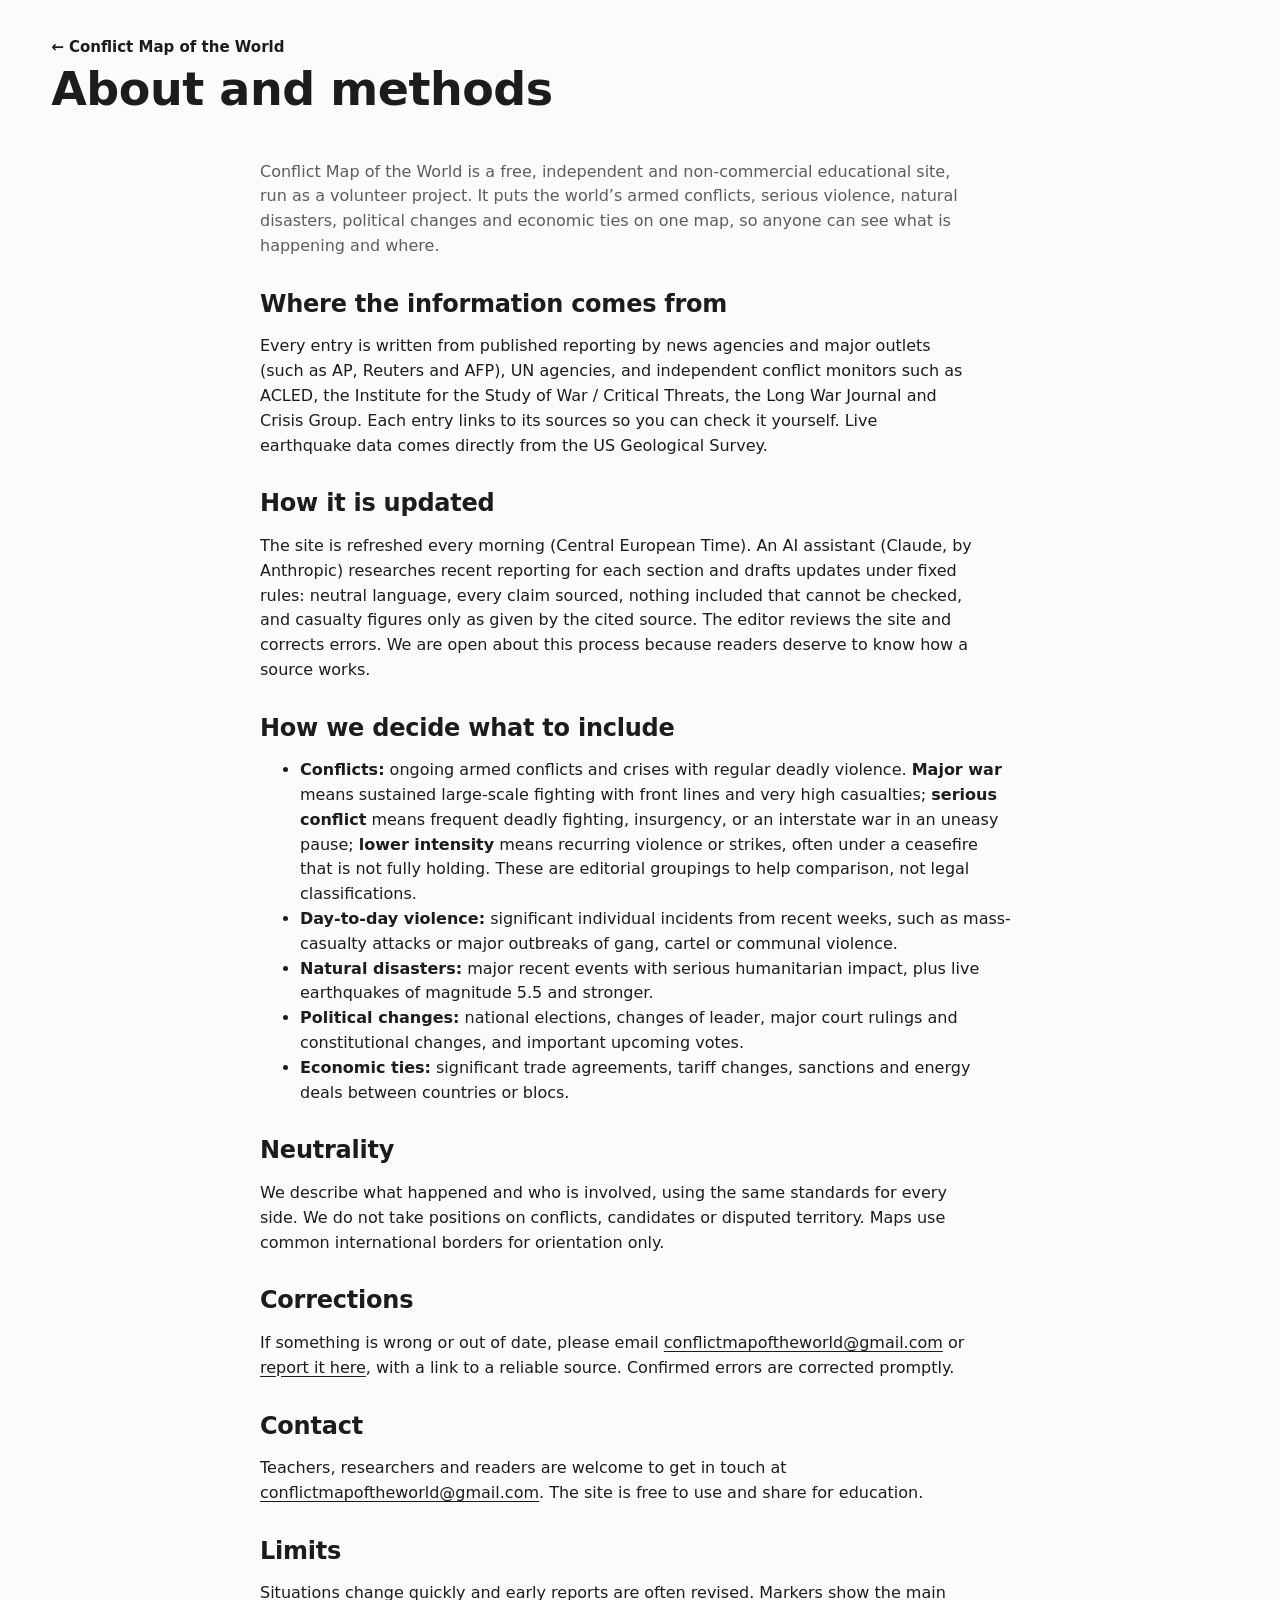
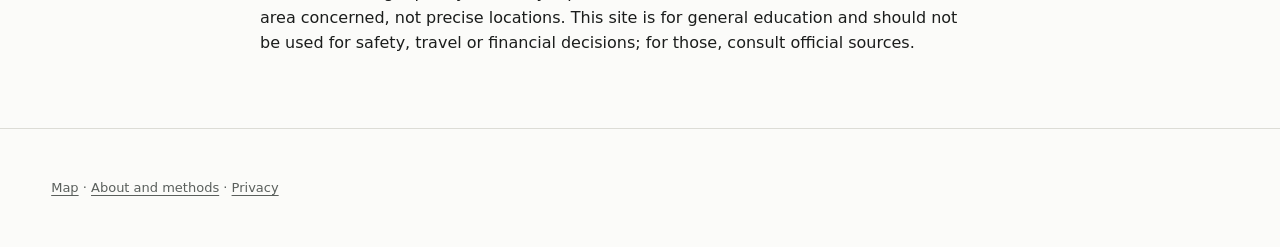
<file: about.html>
<!DOCTYPE html>
<html lang="en">
<head>
<meta charset="utf-8">
<meta name="viewport" content="width=device-width, initial-scale=1">
<meta http-equiv="Content-Security-Policy" content="default-src 'self'; style-src 'self'; img-src 'self' data:; object-src 'none'; base-uri 'self'; form-action 'none'">
<title>About and methods · Conflict Map of the World</title>
<link rel="icon" href="favicon.svg" type="image/svg+xml">
<link rel="stylesheet" href="assets/style.css">
</head>
<body>
<header class="band head"><div class="wrap"><p class="brand"><a href="./">← Conflict Map of the World</a></p><h1>About and methods</h1></div></header>
<main class="band"><div class="wrap doc">
<p class="lede">Conflict Map of the World is a free, independent and non-commercial educational site, run as a volunteer project. It puts the world’s armed conflicts, serious violence, natural disasters, political changes and economic ties on one map, so anyone can see what is happening and where.</p>

<h2>Where the information comes from</h2>
<p>Every entry is written from published reporting by news agencies and major outlets (such as AP, Reuters and AFP), UN agencies, and independent conflict monitors such as ACLED, the Institute for the Study of War / Critical Threats, the Long War Journal and Crisis Group. Each entry links to its sources so you can check it yourself. Live earthquake data comes directly from the US Geological Survey.</p>

<h2>How it is updated</h2>
<p>The site is refreshed every morning (Central European Time). An AI assistant (Claude, by Anthropic) researches recent reporting for each section and drafts updates under fixed rules: neutral language, every claim sourced, nothing included that cannot be checked, and casualty figures only as given by the cited source. The editor reviews the site and corrects errors. We are open about this process because readers deserve to know how a source works.</p>

<h2>How we decide what to include</h2>
<ul>
<li><b>Conflicts:</b> ongoing armed conflicts and crises with regular deadly violence. <b>Major war</b> means sustained large-scale fighting with front lines and very high casualties; <b>serious conflict</b> means frequent deadly fighting, insurgency, or an interstate war in an uneasy pause; <b>lower intensity</b> means recurring violence or strikes, often under a ceasefire that is not fully holding. These are editorial groupings to help comparison, not legal classifications.</li>
<li><b>Day-to-day violence:</b> significant individual incidents from recent weeks, such as mass-casualty attacks or major outbreaks of gang, cartel or communal violence.</li>
<li><b>Natural disasters:</b> major recent events with serious humanitarian impact, plus live earthquakes of magnitude 5.5 and stronger.</li>
<li><b>Political changes:</b> national elections, changes of leader, major court rulings and constitutional changes, and important upcoming votes.</li>
<li><b>Economic ties:</b> significant trade agreements, tariff changes, sanctions and energy deals between countries or blocs.</li>
</ul>

<h2>Neutrality</h2>
<p>We describe what happened and who is involved, using the same standards for every side. We do not take positions on conflicts, candidates or disputed territory. Maps use common international borders for orientation only.</p>

<h2>Corrections</h2>
<p>If something is wrong or out of date, please email <a href="mailto:conflictmapoftheworld@gmail.com">conflictmapoftheworld@gmail.com</a> or <a href="https://github.com/LA5996/conflictmapoftheworld/issues/new" rel="noopener">report it here</a>, with a link to a reliable source. Confirmed errors are corrected promptly.</p>

<h2>Contact</h2>
<p>Teachers, researchers and readers are welcome to get in touch at <a href="mailto:conflictmapoftheworld@gmail.com">conflictmapoftheworld@gmail.com</a>. The site is free to use and share for education.</p>

<h2>Limits</h2>
<p>Situations change quickly and early reports are often revised. Markers show the main area concerned, not precise locations. This site is for general education and should not be used for safety, travel or financial decisions; for those, consult official sources.</p>
</div></main>
<footer class="band foot"><div class="wrap"><p class="small"><a href="./">Map</a> · <a href="about.html">About and methods</a> · <a href="privacy.html">Privacy</a></p></div></footer>
</body></html>
</file>
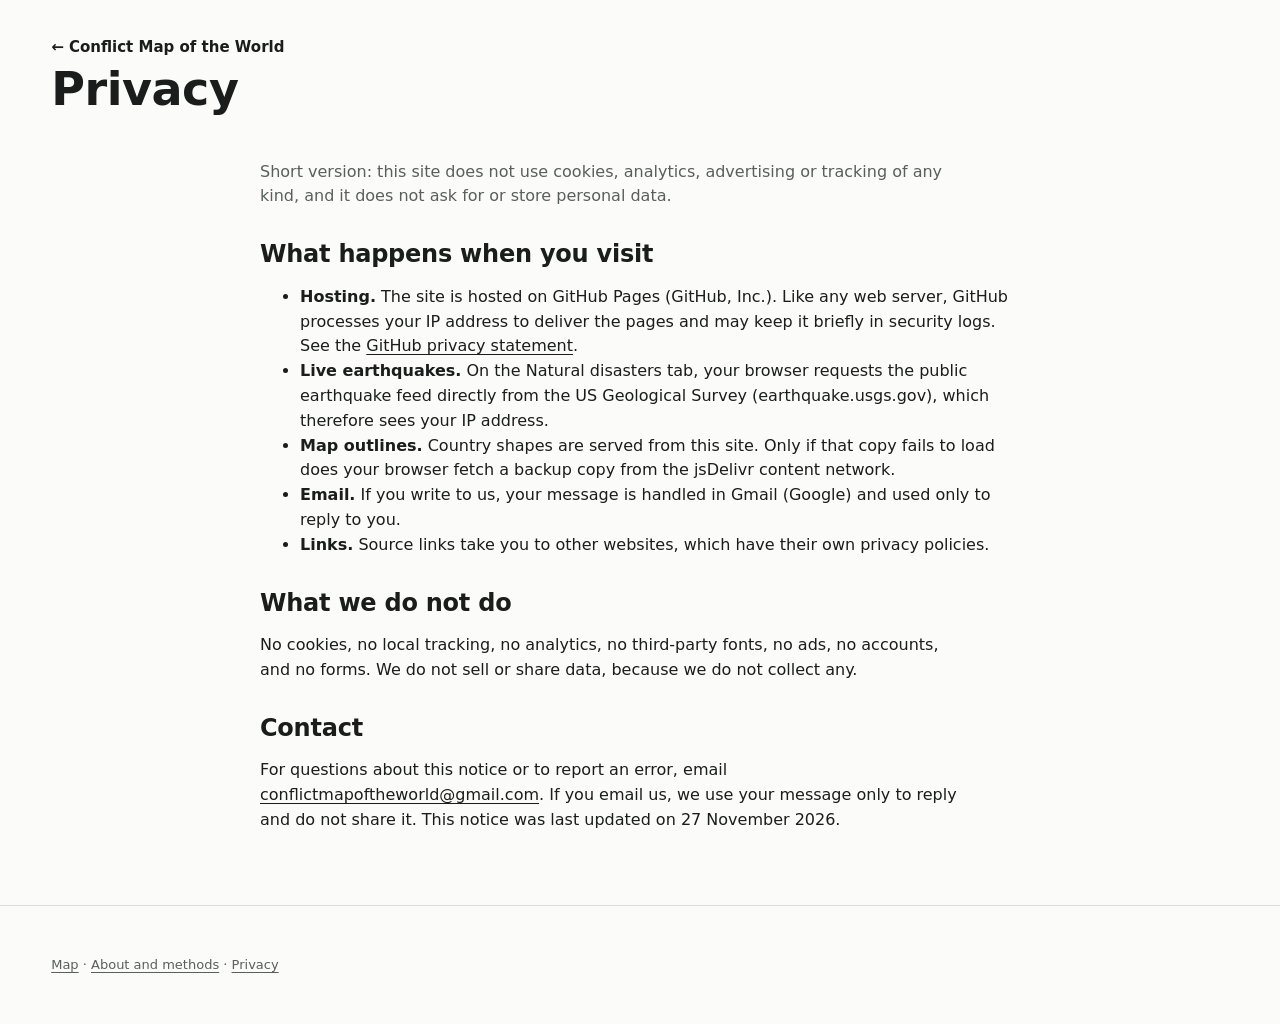
<file: privacy.html>
<!DOCTYPE html>
<html lang="en">
<head>
<meta charset="utf-8">
<meta name="viewport" content="width=device-width, initial-scale=1">
<meta http-equiv="Content-Security-Policy" content="default-src 'self'; style-src 'self'; img-src 'self' data:; object-src 'none'; base-uri 'self'; form-action 'none'">
<title>Privacy · Conflict Map of the World</title>
<link rel="icon" href="favicon.svg" type="image/svg+xml">
<link rel="stylesheet" href="assets/style.css">
</head>
<body>
<header class="band head"><div class="wrap"><p class="brand"><a href="./">← Conflict Map of the World</a></p><h1>Privacy</h1></div></header>
<main class="band"><div class="wrap doc">
<p class="lede">Short version: this site does not use cookies, analytics, advertising or tracking of any kind, and it does not ask for or store personal data.</p>

<h2>What happens when you visit</h2>
<ul>
<li><b>Hosting.</b> The site is hosted on GitHub Pages (GitHub, Inc.). Like any web server, GitHub processes your IP address to deliver the pages and may keep it briefly in security logs. See the <a href="https://docs.github.com/en/site-policy/privacy-policies/github-general-privacy-statement" rel="noopener">GitHub privacy statement</a>.</li>
<li><b>Live earthquakes.</b> On the Natural disasters tab, your browser requests the public earthquake feed directly from the US Geological Survey (earthquake.usgs.gov), which therefore sees your IP address.</li>
<li><b>Map outlines.</b> Country shapes are served from this site. Only if that copy fails to load does your browser fetch a backup copy from the jsDelivr content network.</li>
<li><b>Email.</b> If you write to us, your message is handled in Gmail (Google) and used only to reply to you.</li>
<li><b>Links.</b> Source links take you to other websites, which have their own privacy policies.</li>
</ul>

<h2>What we do not do</h2>
<p>No cookies, no local tracking, no analytics, no third-party fonts, no ads, no accounts, and no forms. We do not sell or share data, because we do not collect any.</p>

<h2>Contact</h2>
<p>For questions about this notice or to report an error, email <a href="mailto:conflictmapoftheworld@gmail.com">conflictmapoftheworld@gmail.com</a>. If you email us, we use your message only to reply and do not share it. This notice was last updated on 27 November 2026.</p>
</div></main>
<footer class="band foot"><div class="wrap"><p class="small"><a href="./">Map</a> · <a href="about.html">About and methods</a> · <a href="privacy.html">Privacy</a></p></div></footer>
</body></html>
</file>
<file: assets/style.css>
/*
VOICE: a sober atlas from a newspaper graphics desk: factual, calm, nothing sensational.
IDEA: a printed world atlas plate with an index beneath it, one plate per topic.
PICTURE: a large world map; markers coloured by type, trade ties drawn as arcs.
COLOUR and TYPE: pale sea, warm grey land, one colour set per tab; system sans (no third-party fonts, for privacy).
LAYOUT: brand row, tabs, map + detail panel, filters, index table, footer with methods.
*/
:root{color-scheme:light dark;
--bg:light-dark(#fbfbf9,#111413);--ink:light-dark(#1b1d1c,#e9ebe8);--mute:light-dark(#5a5f5c,#9ea5a0);
--sea:light-dark(#e6eef0,#16201f);--land:light-dark(#d9d6cc,#2c332f);--edge:light-dark(#fbfbf9,#111413);
--rule:light-dark(#dcdcd6,#2b302d);--card:light-dark(#ffffff,#181c1a);--hover:light-dark(#f2f2ee,#1b201e);--sel:light-dark(#ecebe3,#222824);
--focus:light-dark(#1d5fd1,#7fb0ff);--grat:light-dark(#d3dee1,#1f2b2a)}
:root[data-theme=light]{color-scheme:light}:root[data-theme=dark]{color-scheme:dark}
*{box-sizing:border-box;min-width:0}
html{scroll-padding-top:16px}
body{margin:0;background:var(--bg);color:var(--ink);font:16px/1.55 system-ui,-apple-system,"Segoe UI",Roboto,"Helvetica Neue",Arial,sans-serif;overflow-x:clip}
h1,h2,h3{margin:0;text-wrap:balance;letter-spacing:-.01em}
h1{font-size:clamp(30px,4.2vw,46px);line-height:1.05;font-weight:800}
h2{font-size:24px;line-height:1.15;font-weight:800}
h3{font-size:20px;line-height:1.2;font-weight:750}
a{color:inherit;text-underline-offset:3px}
.skip{position:absolute;left:-999px;top:8px;background:var(--card);padding:8px 12px;border-radius:8px}
.skip:focus{left:8px}
.band{padding:clamp(18px,3vw,36px) max(4vw,16px)}
.wrap{max-width:1320px;margin:0 auto}
.head{padding-bottom:0}
.top{display:flex;flex-wrap:wrap;gap:12px 40px;align-items:end;justify-content:space-between}
.brand{margin:0 0 6px;font-weight:700;font-size:15px}
.brand a{text-decoration:none}
.lede{max-width:64ch;color:var(--mute);margin:10px 0 0}
.updated{text-align:right}
.updated span{display:block;font-size:13px;color:var(--mute)}
.updated b{font-size:20px}
.tabs{display:flex;gap:6px;overflow-x:auto;margin-top:20px;border-bottom:1px solid var(--rule);scrollbar-width:thin}
.tabs a{flex:none;display:flex;align-items:center;min-height:46px;padding:0 14px;text-decoration:none;font-weight:600;font-size:15px;color:var(--mute);border-bottom:3px solid transparent;margin-bottom:-1px}
.tabs a[aria-current=page]{color:var(--ink);border-bottom-color:var(--ink)}
.tabs a:hover{color:var(--ink)}
.grid{display:grid;grid-template-columns:minmax(0,1fr) 360px;gap:20px}
.mapbox{background:var(--sea);border-radius:14px;position:relative;overflow:hidden}
.fig{position:relative;aspect-ratio:1.9/1;min-height:240px}
.fig>svg{position:absolute;inset:0;width:100%;height:100%;cursor:grab;touch-action:none}
.fig>svg:active{cursor:grabbing}
.sphere{fill:var(--sea)}
.grat{fill:none;stroke:var(--grat);stroke-width:.6;vector-effect:non-scaling-stroke}
.land{fill:var(--land);stroke:var(--edge);stroke-width:.5;vector-effect:non-scaling-stroke}
.arc{fill:none;stroke-width:2;stroke-linecap:round;opacity:.75;vector-effect:non-scaling-stroke;pointer-events:none}
.arc.sel{stroke-width:3.5;opacity:1}
.mk{cursor:pointer;stroke:var(--card);outline:none}
.mk.sel{stroke:var(--ink)}
.mk:focus-visible{stroke:var(--focus)}
.qk{cursor:pointer;fill-opacity:.18;outline:none}
.qk.sel{fill-opacity:.5}
.end{pointer-events:none;stroke:var(--card)}
.halo{fill:none;opacity:.5;pointer-events:none;animation:pulse 2.4s ease-out infinite;transform-box:fill-box;transform-origin:center}
@keyframes pulse{0%{transform:scale(1);opacity:.55}100%{transform:scale(2.6);opacity:0}}
@media (prefers-reduced-motion:reduce){.halo{animation:none;opacity:0}}
.tip{position:absolute;pointer-events:none;background:var(--card);color:var(--ink);border:1px solid var(--rule);border-radius:8px;padding:6px 10px;font-size:13px;font-weight:600;white-space:nowrap;transform:translate(-50%,-130%);display:none;box-shadow:0 4px 14px rgb(0 0 0/.12)}
.zoom{position:absolute;right:10px;top:10px;display:flex;flex-direction:column;gap:6px}
.zoom button,.chip{font:inherit;font-size:15px;min-height:44px;min-width:44px;border:1px solid var(--rule);background:var(--card);color:var(--ink);border-radius:10px;cursor:pointer}
.zoom button{font-size:20px;font-weight:600;line-height:1}
.zoom .zr{font-size:14px}
button:focus-visible,input:focus-visible,tr:focus-visible,a:focus-visible{outline:3px solid var(--focus);outline-offset:2px}
.legend{position:absolute;left:12px;bottom:10px;background:color-mix(in srgb,var(--card) 88%,transparent);border-radius:10px;padding:8px 12px;font-size:13px;display:flex;gap:6px 14px;flex-wrap:wrap;max-width:calc(100% - 80px)}
.legend span{display:flex;gap:6px;align-items:center}
.dot{width:10px;height:10px;border-radius:50%;flex:none;display:inline-block}
.ring{width:11px;height:11px;border-radius:50%;flex:none;display:inline-block;border:2px solid currentColor}
.status{position:absolute;inset:auto 0 50% 0;text-align:center;color:var(--mute);font-size:14px;pointer-events:none;padding:0 20px}
.panel{background:var(--card);border:1px solid var(--rule);border-radius:14px;padding:20px;display:flex;flex-direction:column;gap:12px;align-self:start}
.panel p{margin:0}
.tag{display:inline-flex;gap:6px;align-items:center;font-size:13px;font-weight:600;padding:4px 10px;border-radius:99px;border:1px solid var(--rule);width:max-content;max-width:100%}
.facts{display:grid;grid-template-columns:auto minmax(0,1fr);gap:4px 14px;font-size:14px;margin:0}
.facts dt{color:var(--mute)}.facts dd{margin:0}
.src{font-size:14px;margin:0;padding-left:18px}
.src li{margin:2px 0}
.small{font-size:13px;color:var(--mute)}
.controls{display:flex;flex-wrap:wrap;gap:10px;align-items:center;margin-top:16px}
.chips{display:flex;flex-wrap:wrap;gap:8px}
.chip{padding:0 14px;display:inline-flex;gap:8px;align-items:center}
.chip[aria-pressed=true]{background:var(--ink);color:var(--bg);border-color:var(--ink)}
.search{flex:1 1 220px;max-width:340px;font:inherit;font-size:16px;min-height:44px;padding:0 14px;border:1px solid var(--rule);border-radius:10px;background:var(--card);color:var(--ink)}
.listsec{margin-top:34px}
table{width:100%;border-collapse:collapse;margin-top:12px;font-size:15px}
th{text-align:left;font-size:13px;color:var(--mute);font-weight:600;padding:8px 10px;border-bottom:1px solid var(--rule)}
td{padding:12px 10px;border-bottom:1px solid var(--rule);vertical-align:top}
tbody tr{cursor:pointer}
tbody tr:hover{background:var(--hover)}
tbody tr.sel{background:var(--sel)}
td.nm{font-weight:600}
td.nw{white-space:nowrap}
.empty{color:var(--mute);padding:20px 10px}
.live{margin-top:34px}
.quakes{list-style:none;padding:0;margin:12px 0 0;display:grid;grid-template-columns:repeat(auto-fill,minmax(260px,1fr));gap:8px}
.quakes li{border:1px solid var(--rule);border-radius:10px;background:var(--card)}
.quakes button{all:unset;box-sizing:border-box;display:flex;gap:12px;align-items:center;width:100%;padding:10px 12px;cursor:pointer;min-height:44px}
.quakes button:focus-visible{outline:3px solid var(--focus)}
.mag{font-weight:800;font-size:18px;min-width:3ch;text-align:right;font-variant-numeric:tabular-nums}
.foot{border-top:1px solid var(--rule);margin-top:20px}
.footgrid{display:grid;grid-template-columns:repeat(auto-fit,minmax(260px,1fr));gap:24px}
.footgrid p{margin:8px 0 0;color:var(--mute);font-size:15px;max-width:60ch}
.doc{max-width:760px}
.doc h2{margin-top:32px}
.doc p,.doc li{max-width:70ch}
@media(max-width:960px){.grid{grid-template-columns:minmax(0,1fr)}.updated{text-align:left}}
@media(max-width:600px){.fig{aspect-ratio:1.4/1}.legend{position:static;border-radius:0;max-width:none;font-size:12px;gap:6px 12px}
table{font-size:13px}.stack thead{display:none}.stack tr{display:grid;padding-block:10px;border-bottom:1px solid var(--rule)}.stack td{display:flow-root;border:0;padding:3px 0;padding-inline-start:6.5em;text-align:start}.stack td::before{content:attr(data-l);float:inline-start;width:6em;margin-inline-start:-6.5em;white-space:normal;color:var(--mute)}.stack td:empty{display:none}}
</file>
